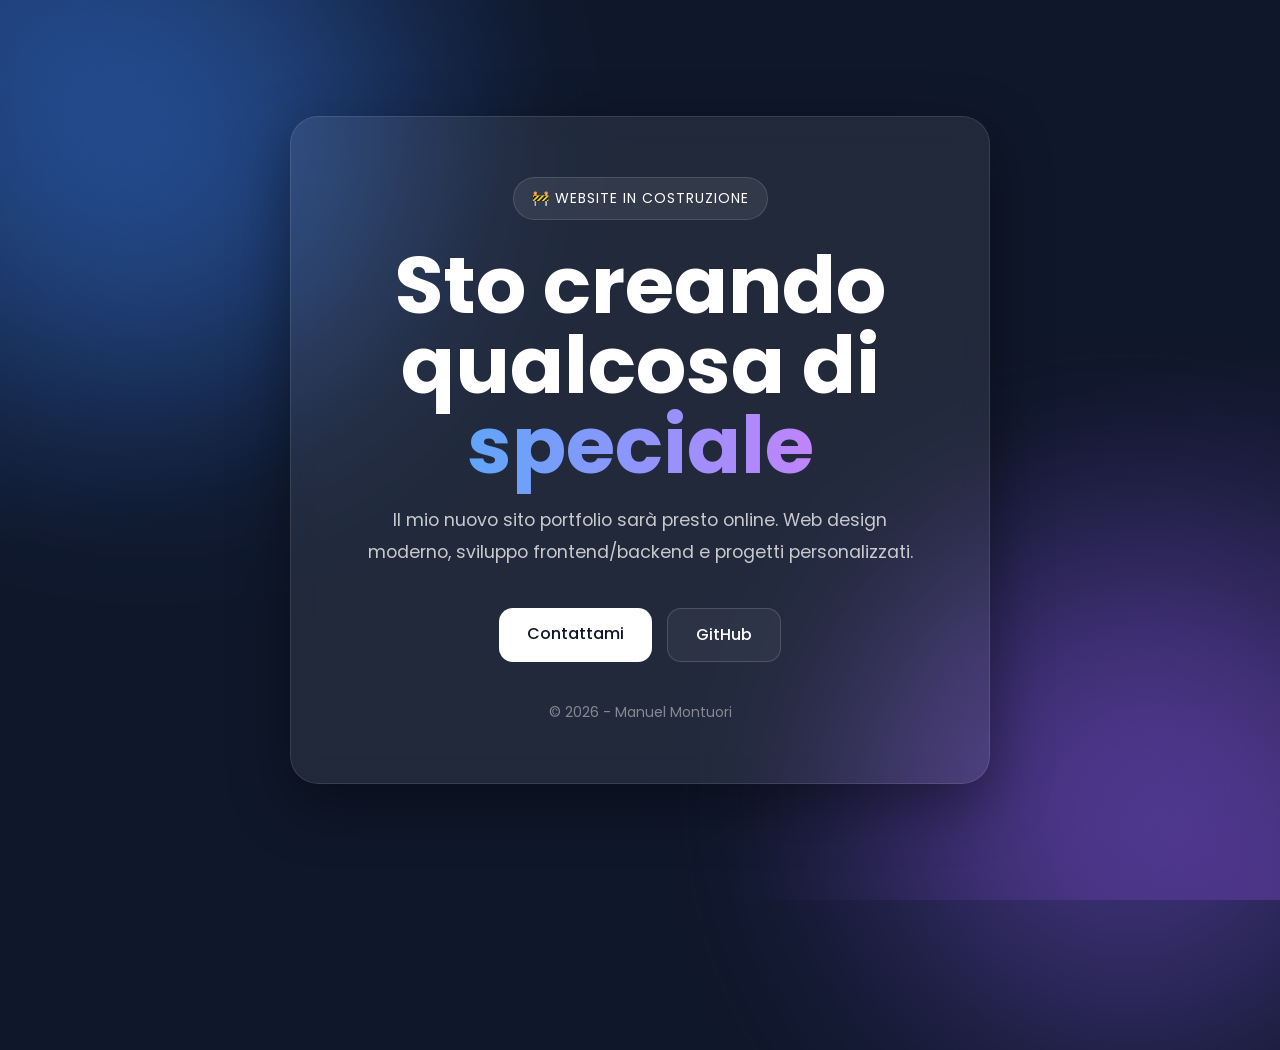
<file: index.html>
<!DOCTYPE html>
<html lang="it">

<head>
  <meta charset="UTF-8" />
  <meta name="viewport" content="width=device-width, initial-scale=1.0" />

  <title>Sito in costruzione</title>

  <!-- Font -->
  <link rel="preconnect" href="https://fonts.googleapis.com">
  <link rel="preconnect" href="https://fonts.gstatic.com" crossorigin>
  <link
    href="https://fonts.googleapis.com/css2?family=Poppins:wght@300;400;500;600;700&display=swap"
    rel="stylesheet">

  <!-- Bootstrap -->
  <link
    href="https://cdn.jsdelivr.net/npm/bootstrap@5.3.8/dist/css/bootstrap.min.css"
    rel="stylesheet">

  <style>
    * {
      margin: 0;
      padding: 0;
      box-sizing: border-box;
    }

    body {
      font-family: "Poppins", sans-serif;
      background: #0f172a;
      color: white;
      overflow: hidden;
    }

    .background {
      position: absolute;
      width: 100%;
      height: 100%;
      background:
        radial-gradient(circle at top left, rgba(59, 130, 246, 0.25), transparent 35%),
        radial-gradient(circle at bottom right, rgba(168, 85, 247, 0.25), transparent 35%),
        #0f172a;
      z-index: -2;
    }

    .blur {
      position: absolute;
      width: 500px;
      height: 500px;
      border-radius: 50%;
      filter: blur(120px);
      opacity: 0.4;
      animation: move 10s infinite alternate ease-in-out;
    }

    .blur.one {
      background: #3b82f6;
      top: -100px;
      left: -100px;
    }

    .blur.two {
      background: #8b5cf6;
      bottom: -150px;
      right: -100px;
    }

    @keyframes move {
      from {
        transform: translateY(0px) translateX(0px);
      }

      to {
        transform: translateY(40px) translateX(30px);
      }
    }

    .container-box {
      min-height: 100vh;
      display: flex;
      align-items: center;
      justify-content: center;
      padding: 20px;
    }

    .glass-card {
      background: rgba(255, 255, 255, 0.08);
      backdrop-filter: blur(14px);
      border: 1px solid rgba(255, 255, 255, 0.1);
      border-radius: 28px;
      padding: 60px 40px;
      max-width: 700px;
      width: 100%;
      text-align: center;
      box-shadow: 0 20px 60px rgba(0, 0, 0, 0.4);
    }

    .badge-custom {
      display: inline-block;
      padding: 10px 18px;
      border-radius: 999px;
      background: rgba(255, 255, 255, 0.08);
      border: 1px solid rgba(255, 255, 255, 0.12);
      font-size: 14px;
      margin-bottom: 25px;
      letter-spacing: 1px;
      text-transform: uppercase;
    }

    h1 {
      font-size: clamp(3rem, 7vw, 5rem);
      font-weight: 700;
      line-height: 1;
      margin-bottom: 20px;
    }

    .gradient-text {
      background: linear-gradient(90deg, #60a5fa, #c084fc);
      -webkit-background-clip: text;
      -webkit-text-fill-color: transparent;
    }

    p {
      color: rgba(255, 255, 255, 0.75);
      font-size: 1.1rem;
      line-height: 1.8;
      max-width: 550px;
      margin: auto;
    }

    .buttons {
      margin-top: 40px;
      display: flex;
      justify-content: center;
      gap: 15px;
      flex-wrap: wrap;
    }

    .btn-custom {
      padding: 14px 28px;
      border-radius: 14px;
      text-decoration: none;
      font-weight: 500;
      transition: 0.3s ease;
    }

    .btn-primary-custom {
      background: white;
      color: #0f172a;
    }

    .btn-primary-custom:hover {
      transform: translateY(-3px);
      background: #f1f5f9;
    }

    .btn-outline-custom {
      border: 1px solid rgba(255, 255, 255, 0.15);
      color: white;
      background: rgba(255, 255, 255, 0.05);
    }

    .btn-outline-custom:hover {
      transform: translateY(-3px);
      background: rgba(255, 255, 255, 0.1);
    }

    .footer-text {
      margin-top: 40px;
      font-size: 14px;
      color: rgba(255, 255, 255, 0.45);
    }

    @media(max-width: 768px) {
      .glass-card {
        padding: 40px 25px;
      }

      p {
        font-size: 1rem;
      }
    }
  </style>
</head>

<body>

  <div class="background"></div>

  <div class="blur one"></div>
  <div class="blur two"></div>

  <div class="container-box">

    <div class="glass-card">

      <div class="badge-custom">
        🚧 Website in costruzione
      </div>

      <h1>
        Sto creando qualcosa di
        <span class="gradient-text">speciale</span>
      </h1>

      <p>
        Il mio nuovo sito portfolio sarà presto online.
        Web design moderno, sviluppo frontend/backend e progetti personalizzati.
      </p>

      <div class="buttons">

        <a href="mailto:mmontuori@live.it"
          class="btn-custom btn-primary-custom">
          Contattami
        </a>

        <a href="https://github.com/ManuelMontuori"
          target="_blank"
          class="btn-custom btn-outline-custom">
          GitHub
        </a>

      </div>

      <div class="footer-text">
        © 2026 - Manuel Montuori
      </div>

    </div>

  </div>

</body>

</html>
</file>
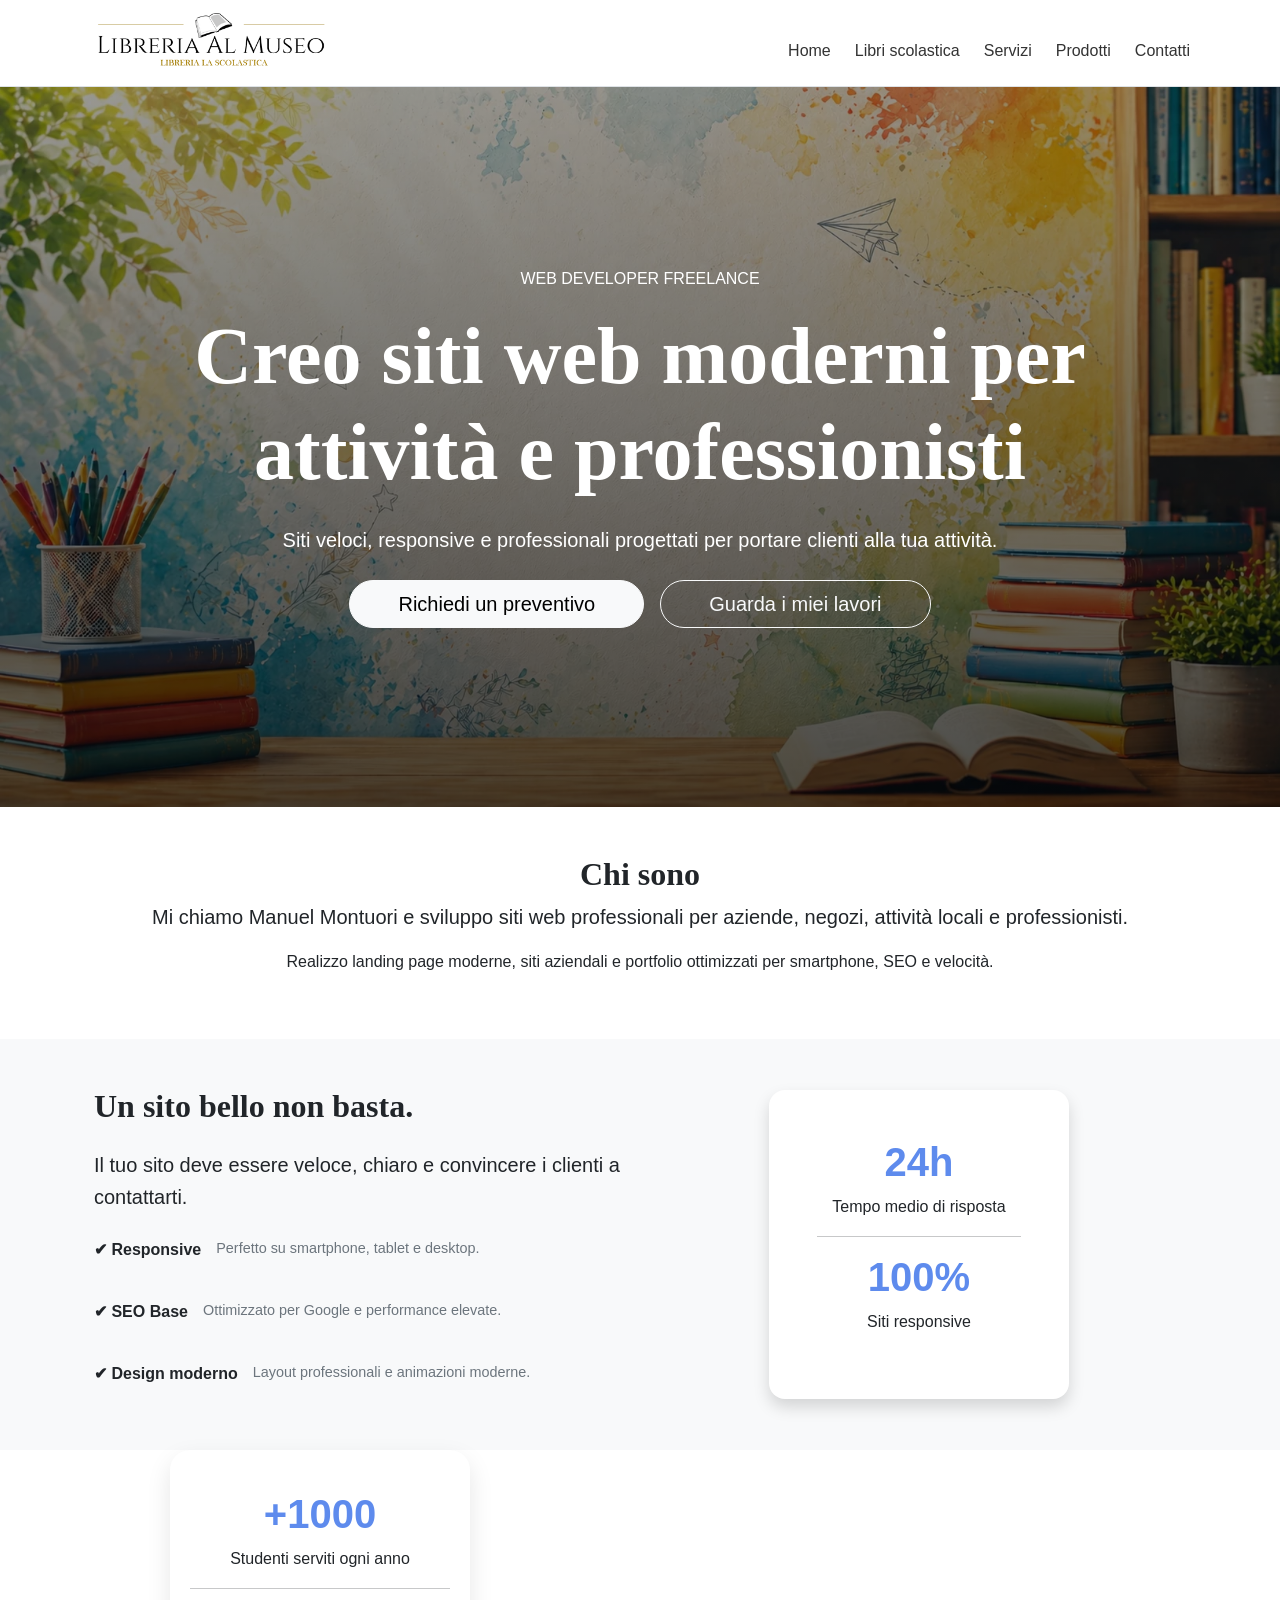
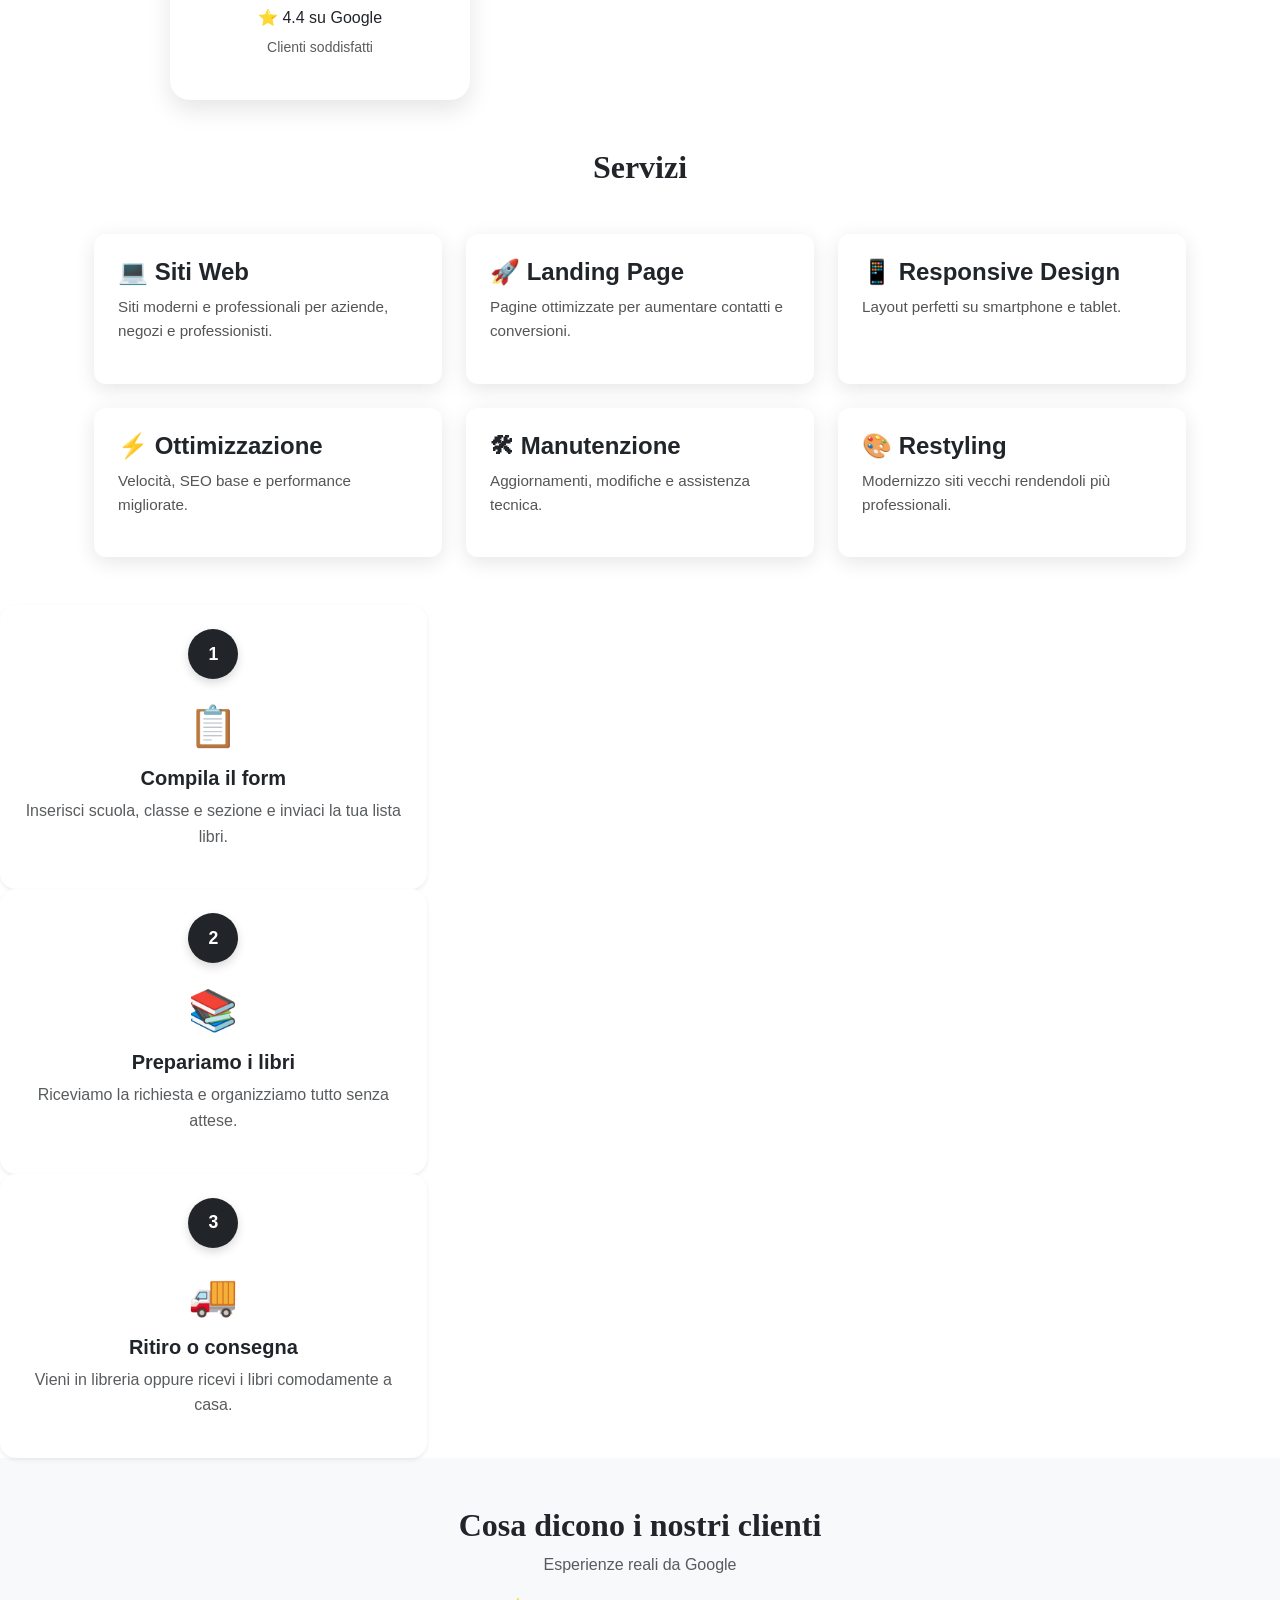
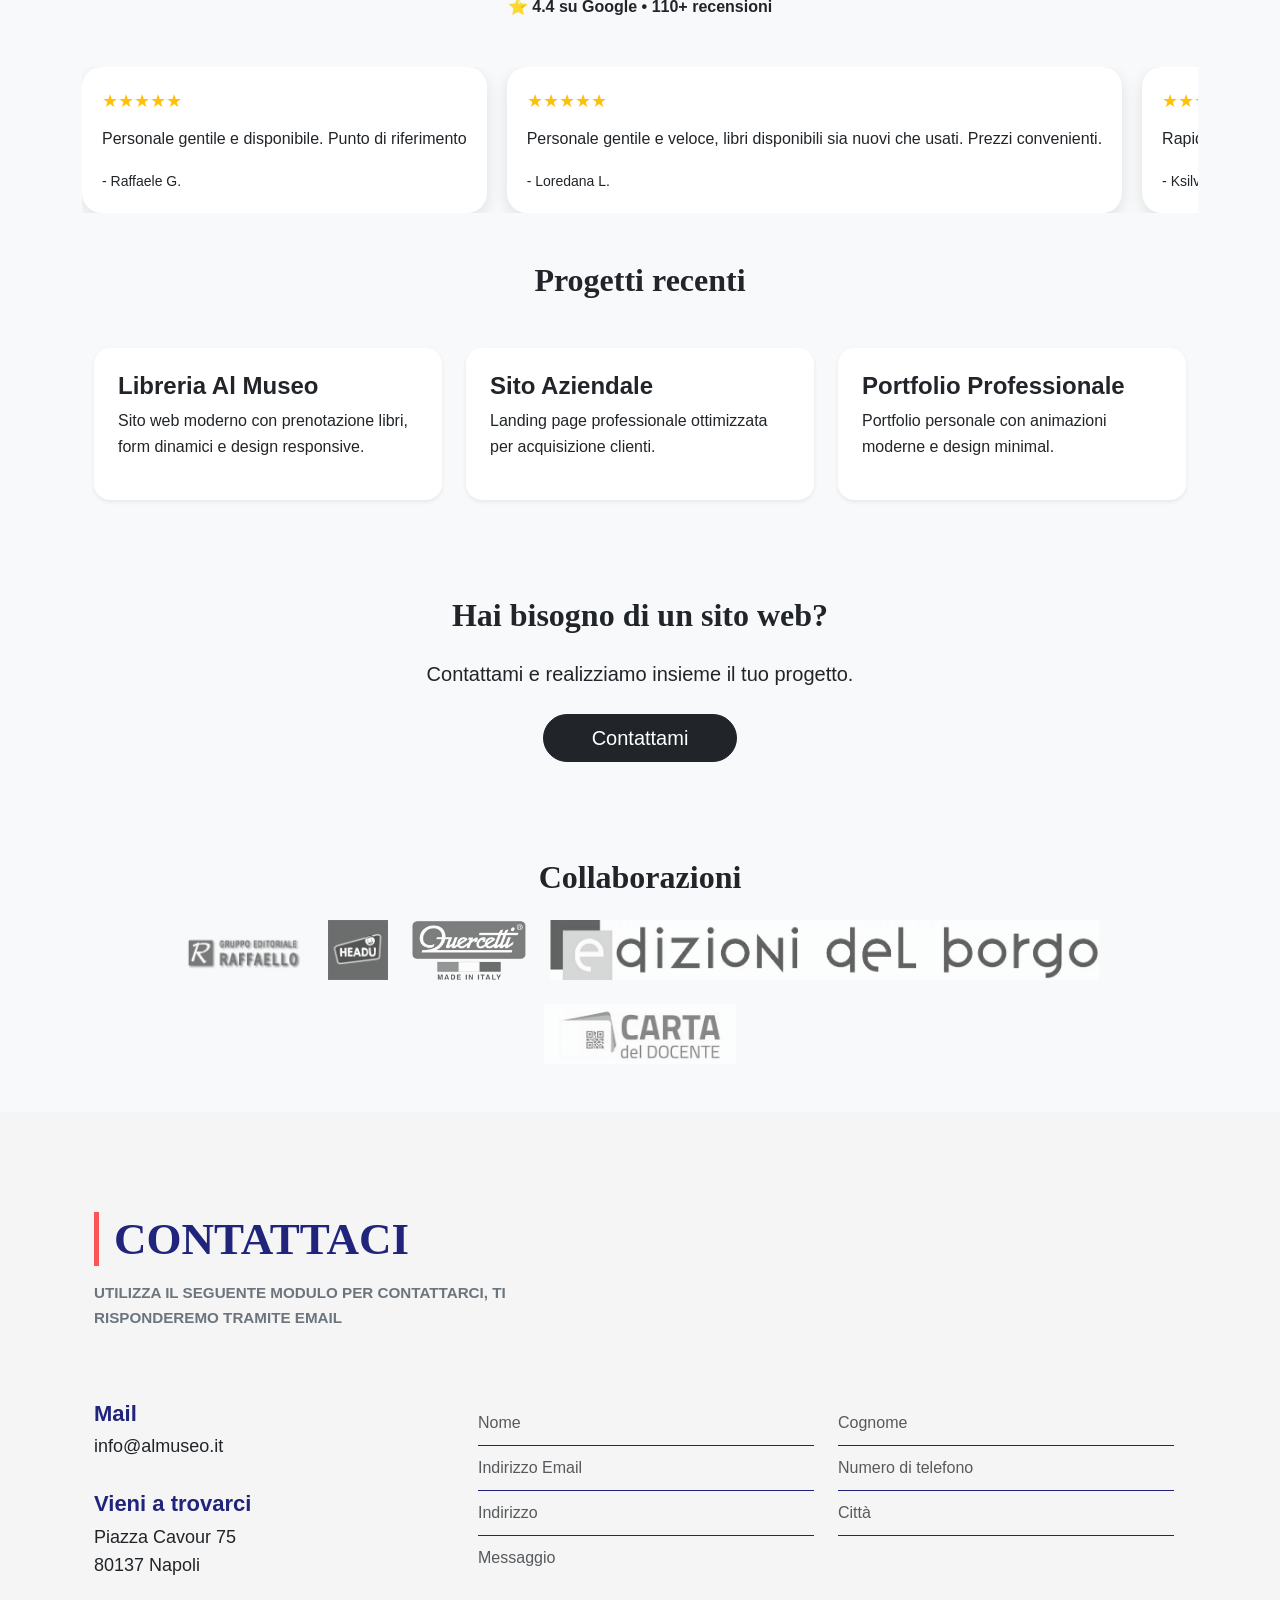
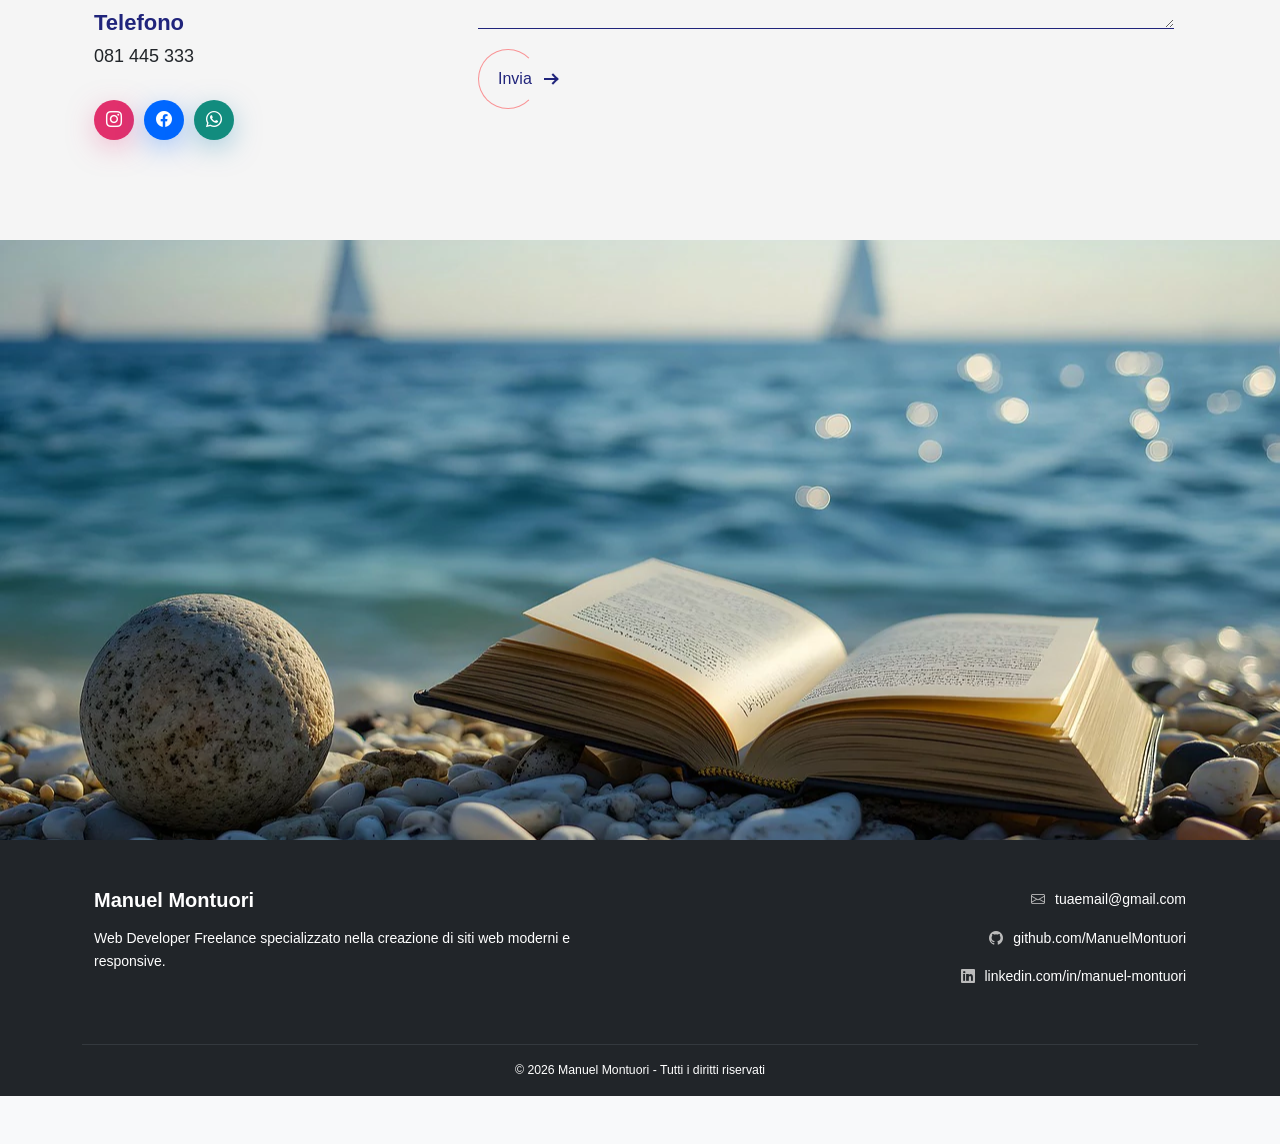
<file: indexDEV.html>
<!DOCTYPE html>
<html lang="it">

<head>

  <meta charset="UTF-8">
  <meta name="viewport" content="width=device-width, initial-scale=1">
  <meta name="description" content="Sviluppo siti web moderni, veloci e responsive per aziende, professionisti e attività locali.">  <meta property="og:title" content="Libreria Al Museo">
  <meta property="og:description" content="Sviluppo siti web moderni.">
  <meta property="og:type" content="website">
  <link rel="icon" type="image/png" href="img/favicon.png">
<title>Manuel Montuori | Web Developer</title>

  <!-- Bootstrap -->
  <link href="https://cdn.jsdelivr.net/npm/bootstrap@5.3.8/dist/css/bootstrap.min.css" rel="stylesheet"
    integrity="sha384-sRIl4kxILFvY47J16cr9ZwB07vP4J8+LH7qKQnuqkuIAvNWLzeN8tE5YBujZqJLB" crossorigin="anonymous">

  <link rel="stylesheet" href="https://cdn.jsdelivr.net/npm/bootstrap-icons@1.11.3/font/bootstrap-icons.min.css">
  <!-- CSS tuo -->
  <link rel="stylesheet" href="style.css">

  <!-- Font Google -->
  <!-- HEAD -->
  <link href="https://fonts.googleapis.com/css2?family=Poppins:wght@300;400;600&display=swap" rel="stylesheet">
</head>

<body>

  <!-- NAVBAR -->
  <nav class="navbar navbar-expand-lg navbar-light bg-white border-bottom">
    <div class="container">
      <a class="navbar-brand" href="#">
        <img src="img/logo.webp" alt="Bootstrap" height="60">
      </a>

      <button class="navbar-toggler" type="button" data-bs-toggle="collapse" data-bs-target="#menu">
        <span class="navbar-toggler-icon"></span>
      </button>

      <div class="collapse navbar-collapse" id="menu">
        <ul class="navbar-nav ms-auto align-items-lg-center align-items-end gap-2 mt-3">
          <li class="nav-item"><a class="nav-link" href="#home">Home</a></li>
          <li class="nav-item"><a class="nav-link" href="#campagna-scolastica">Libri scolastica</a></li>
          <li class="nav-item"><a class="nav-link" href="#servizi">Servizi</a></li>
          <li class="nav-item"><a class="nav-link" href="#prodotti">Prodotti</a></li>
          <li class="nav-item"><a class="nav-link" href="#contatti">Contatti</a></li>
        </ul>
      </div>
    </div>
  </nav>

  <!-- HERO -->
  <!-- HERO -->
<section class="hero d-flex align-items-center justify-content-center text-white text-center" id="home">
  <div class="container">

    <p class="text-uppercase mb-3">Web Developer Freelance</p>

    <h1 class="display-1 fw-bold">
      Creo siti web moderni
      per attività e professionisti
    </h1>

    <p class="lead mt-4 mb-4">
      Siti veloci, responsive e professionali progettati per portare clienti alla tua attività.
    </p>

    <div class="d-flex gap-3 justify-content-center flex-wrap">
      <a href="#contatti" class="btn btn-light btn-lg rounded-pill px-5">
        Richiedi un preventivo
      </a>

      <a href="#progetti" class="btn btn-outline-light btn-lg rounded-pill px-5">
        Guarda i miei lavori
      </a>
    </div>

  </div>
</section>

  <!-- INTRO -->
  <section class="py-5">
  <div class="container text-center">

    <h2>Chi sono</h2>

    <p class="lead">
      Mi chiamo Manuel Montuori e sviluppo siti web professionali per aziende,
      negozi, attività locali e professionisti.
    </p>

    <p>
      Realizzo landing page moderne, siti aziendali e portfolio ottimizzati
      per smartphone, SEO e velocità.
    </p>

  </div>
</section>


<!-- Perche sceglierci -->
<section class="py-5 bg-light">
  <div class="container">

    <div class="row align-items-center">

      <div class="col-md-6">

        <h2 class="fw-bold mb-4">
          Un sito bello non basta.
        </h2>

        <p class="lead mb-4">
          Il tuo sito deve essere veloce, chiaro e convincere i clienti a contattarti.
        </p>

        <div class="feature-list">

          <div class="feature-item mb-3">
            <strong>✔ Responsive</strong>
            <p>Perfetto su smartphone, tablet e desktop.</p>
          </div>

          <div class="feature-item mb-3">
            <strong>✔ SEO Base</strong>
            <p>Ottimizzato per Google e performance elevate.</p>
          </div>

          <div class="feature-item mb-3">
            <strong>✔ Design moderno</strong>
            <p>Layout professionali e animazioni moderne.</p>
          </div>

        </div>

      </div>

      <div class="col-md-6 text-center">

        <div class="highlight-box p-5 shadow rounded-4 bg-white">

          <h3 class="display-4 fw-bold">24h</h3>
          <p>Tempo medio di risposta</p>

          <hr>

          <h3 class="display-4 fw-bold">100%</h3>
          <p>Siti responsive</p>

        </div>

      </div>

    </div>

  </div>
</section>

      <!-- BLOCCO EVIDENTE (impatto visivo) -->
      <div class="col-md-6 text-center">
        <div class="highlight-box">
          <h3 class="fw-bold">+1000</h3>
          <p>Studenti serviti ogni anno</p>

          <hr>

          <p class="mb-1">⭐ 4.4 su Google</p>
          <small class="text-muted">Clienti soddisfatti</small>
        </div>
      </div>

    </div>

  </div>
</section>


  <!-- SERVIZI -->
  <section class="py-5" id="servizi">
  <div class="container">

    <h2 class="text-center mb-5">Servizi</h2>

    <div class="row g-4">

      <div class="col-md-4">
        <div class="custom-card p-4 h-100">
          <h4>💻 Siti Web</h4>
          <p>
            Siti moderni e professionali per aziende,
            negozi e professionisti.
          </p>
        </div>
      </div>

      <div class="col-md-4">
        <div class="custom-card p-4 h-100">
          <h4>🚀 Landing Page</h4>
          <p>
            Pagine ottimizzate per aumentare contatti e conversioni.
          </p>
        </div>
      </div>

      <div class="col-md-4">
        <div class="custom-card p-4 h-100">
          <h4>📱 Responsive Design</h4>
          <p>
            Layout perfetti su smartphone e tablet.
          </p>
        </div>
      </div>

      <div class="col-md-4">
        <div class="custom-card p-4 h-100">
          <h4>⚡ Ottimizzazione</h4>
          <p>
            Velocità, SEO base e performance migliorate.
          </p>
        </div>
      </div>

      <div class="col-md-4">
        <div class="custom-card p-4 h-100">
          <h4>🛠 Manutenzione</h4>
          <p>
            Aggiornamenti, modifiche e assistenza tecnica.
          </p>
        </div>
      </div>

      <div class="col-md-4">
        <div class="custom-card p-4 h-100">
          <h4>🎨 Restyling</h4>
          <p>
            Modernizzo siti vecchi rendendoli più professionali.
          </p>
        </div>
      </div>

    </div>

  </div>
</section>
  <!-- STEP 1 -->
  <div class="col-md-4">
    <div class="step-card p-4 shadow-sm bg-white rounded-4 text-center h-100">
      
      <div class="step-circle">1</div>

      <div class="fs-1 mb-2">📋</div>
      <h5>Compila il form</h5>
      <p class="text-muted">
        Inserisci scuola, classe e sezione e inviaci la tua lista libri.
      </p>
    </div>
  </div>

  <!-- STEP 2 -->
  <div class="col-md-4">
    <div class="step-card p-4 shadow-sm bg-white rounded-4 text-center h-100">
      
      <div class="step-circle">2</div>

      <div class="fs-1 mb-2">📚</div>
      <h5>Prepariamo i libri</h5>
      <p class="text-muted">
        Riceviamo la richiesta e organizziamo tutto senza attese.
      </p>
    </div>
  </div>

  <!-- STEP 3 -->
  <div class="col-md-4">
    <div class="step-card p-4 shadow-sm bg-white rounded-4 text-center h-100">
      
      <div class="step-circle">3</div>

      <div class="fs-1 mb-2">🚚</div>
      <h5>Ritiro o consegna</h5>
      <p class="text-muted">
        Vieni in libreria oppure ricevi i libri comodamente a casa.
      </p>
    </div>
  </div>

</div>  
<section class="py-5 bg-light">
  <div class="container text-center">

    <h2 class="fw-bold mb-2">Cosa dicono i nostri clienti</h2>
    <p class="text-muted mb-3">Esperienze reali da Google</p>

    <p class="fw-semibold mb-5">
      ⭐ 4.4 su Google • 110+ recensioni
    </p>

    <div class="review-wrapper">
      <div class="review-track">

        <div class="review-card">
          <div class="stars">★★★★★</div>
          <p>Personale gentile e disponibile. Punto di riferimento
          </p>
          <small>- Raffaele G.</small>
        </div>
        <div class="review-card">
          <div class="stars">★★★★★</div>
          <p>Personale gentile e veloce, libri disponibili sia nuovi che usati. Prezzi convenienti.</p>
          <small>- Loredana L.</small>
        </div>

        <div class="review-card">
          <div class="stars">★★★★★</div>
          <p>Rapidi cordiali e professionali! sicuramente tornerò da voi ❤️</p>
          <small>- Ksilver</small>
        </div>

        <div class="review-card">
          <div class="stars">★★★★★</div>
          <p>Velocissimi nella prenotazione libri da cedole. Cortesi.</p>
          <small>- Paola N.</small>
        </div>

        <div class="review-card">
          <div class="stars">★★★★★</div>
          <p>Personale gentile e disponibile. Punto di riferimento
          </p>
          <small>- Raffaele G.</small>
        </div>
        <div class="review-card">
          <div class="stars">★★★★★</div>
          <p>Personale gentile e veloce, libri disponibili sia nuovi che usati. Prezzi convenienti.</p>
          <small>- Loredana L.</small>
        </div>

        <div class="review-card">
          <div class="stars">★★★★★</div>
          <p>Rapidi cordiali e professionali! sicuramente tornerò da voi ❤️</p>
          <small>- Ksilver</small>
        </div>

        <div class="review-card">
          <div class="stars">★★★★★</div>
          <p>Velocissimi nella prenotazione libri da cedole. Cortesi.</p>
          <small>- Paola N.</small>
        </div>

      </div>
    </div>


  </div>


  <section class="py-5 bg-light" id="progetti">
  <div class="container">

    <h2 class="text-center mb-5">Progetti recenti</h2>

    <div class="row g-4">

      <div class="col-md-4">
        <div class="project-card p-4 bg-white shadow-sm rounded-4 h-100">
          <h4>Libreria Al Museo</h4>
          <p>
            Sito web moderno con prenotazione libri,
            form dinamici e design responsive.
          </p>
        </div>
      </div>

      <div class="col-md-4">
        <div class="project-card p-4 bg-white shadow-sm rounded-4 h-100">
          <h4>Sito Aziendale</h4>
          <p>
            Landing page professionale ottimizzata
            per acquisizione clienti.
          </p>
        </div>
      </div>

      <div class="col-md-4">
        <div class="project-card p-4 bg-white shadow-sm rounded-4 h-100">
          <h4>Portfolio Professionale</h4>
          <p>
            Portfolio personale con animazioni moderne e design minimal.
          </p>
        </div>
      </div>

    </div>

  </div>
</section>

<section class="py-5 text-center">
  <div class="container">

    <h2 class="fw-bold mb-4">
      Hai bisogno di un sito web?
    </h2>

    <p class="lead mb-4">
      Contattami e realizziamo insieme il tuo progetto.
    </p>

    <a href="#contatti" class="btn btn-dark btn-lg rounded-pill px-5">
      Contattami
    </a>

  </div>
</section>



  <!--Collaborazioni -->
  <section class="py-5">
    <div class="container text-center">

      <h2 class="mb-4">Collaborazioni</h2>

      <div class="d-flex flex-wrap justify-content-center align-items-center gap-4">

        <img src="img/raffaello.webp" class="partner-logo" alt="Raffaello editore">
        <img src="img/headu.webp" class="partner-logo" alt="Headu editore">
        <img src="img/quercetti.webp" class="partner-logo" alt="Quercetti editore">
        <img src="img/delBorgo.webp" class="partner-logo" alt="Edizioni Del Borgo">
        <img src="img/cartaDelDocente.webp" class="partner-logo" alt="Carta del docente">

      </div>

    </div>
  </section>


  <!-- CONTATTI -->
<section class="section gray-bg" id="contatti">
    <div class="container">
        <div class="row">
            <div class="col-lg-6">
                <div class="section-title">
                    <h2>Contattaci</h2>
                    <p>Utilizza il seguente modulo per contattarci, ti risponderemo tramite email</p>
                </div>
            </div>
        </div>
        <div class="row flex-row-reverse">
            <div class="col-md-7 col-lg-8 m-15px-tb">
                <div class="contact-form">
                     <form action="mail.php" method="POST" class="contactform contact_form" id="contactForm">
                      <input type="hidden" name="form_type" value="contatti">
                        <div class="empty_notice invalid-feedback p-15px-b"><span>Prego aggiungere campi obbligatori</span></div>
                        <div class="row">
                            <div class="col-md-6">
                                <div class="form-group">
                                    <input id="nome" name="nome" type="text" placeholder="Nome" class="form-control"> 
                                </div>
                            </div>
                            <div class="col-md-6">
                                <div class="form-group">
                                    <input id="cognome" name="cognome" type="text" placeholder="Cognome" class="form-control"> 
                                </div>
                            </div>
                            <div class="col-md-6">
                                <div class="form-group">
                                    <input id="email" name="email" type="text" placeholder="Indirizzo Email" class="form-control" required>  
                                </div>
                            </div>
                            <div class="col-6">
                                <div class="form-group">
                                    <input id="telefono" name="telefono" type="text" placeholder="Numero di telefono" class="form-control"> 
                                </div>
                            </div>
                            <div class="col-6">
                                <div class="form-group">
                                    <input id="indirizzo" name="indirizzo" type="text" placeholder="Indirizzo" class="form-control"> 
                                </div>
                            </div>
                            <div class="col-6">
                                <div class="form-group">
                                    <input id="citta" name="citta" type="text" placeholder="Città" class="form-control"> 
                                </div>
                            </div>
                            
                            <div class="col-md-12">
                                <div class="form-group">
                                    <textarea id="messaggio" name="messaggio" placeholder="Messaggio" class="form-control" rows="3"></textarea> 
                                </div>
                            </div>
                            <div class="col-md-12">
                                <div class="send">
                                    <button type="submit" class="px-btn theme">Invia<i class="arrow"></i></button>
                                </div>
                            </div>
                        </div>
                        <!--  messaggio bootstrap -->
                        <div id="responseMessage" class="col-12 mt-3"></div>
                    </form>
                </div>
            </div>
            <div class="col-md-5 col-lg-4 m-15px-tb">
                <div class="contact-name">
                    <h5>Mail</h5>
                    <p>info@almuseo.it</p>
                </div>
                <div class="contact-name">
                    <h5>Vieni a trovarci</h5>
                    <p>Piazza Cavour 75 <br>80137 Napoli</p>
                </div>
                <div class="contact-name">
                    <h5>Telefono</h5>
                    <p>081 445 333</p>
                </div>
                <div class="social-share nav">
                    <a class="instagram" href="#">
                        <i class="bi bi-instagram"></i>
                    </a>
                    <a class="facebook" href="https://www.facebook.com/librerialmuseo" target="_blank">
                        <i class="bi bi-facebook"></i>
                    </a>
                    <a class="whatsapp" href="https://api.whatsapp.com/send/?phone=393511610788&text&type=phone_number&app_absent=0" target="_blank">
                        <i class="bi bi-whatsapp"></i>
                    </a>
                </div>
            </div>
        </div>
    </div>
</section>


  <section class="parallax-section"></section>

  <!-- FOOTER -->
 <footer class="footer bg-dark text-white pt-5 pb-3">

  <div class="container">

    <div class="row">

      <div class="col-md-6 mb-4">

        <h5>Manuel Montuori</h5>

        <p>
          Web Developer Freelance specializzato
          nella creazione di siti web moderni e responsive.
        </p>

      </div>

      <div class="col-md-6 text-md-end mb-4">

        <p>
          <i class="bi bi-envelope"></i>
          tuaemail@gmail.com
        </p>

        <p>
          <i class="bi bi-github"></i>
          github.com/ManuelMontuori
        </p>

        <p>
          <i class="bi bi-linkedin"></i>
          linkedin.com/in/manuel-montuori
        </p>

      </div>

    </div>

    <hr class="border-secondary">

    <div class="text-center small">
      © 2026 Manuel Montuori - Tutti i diritti riservati
    </div>

  </div>

</footer>



<!-- Form prenotazione -->
<div class="offcanvas offcanvas-end" id="formPanel">
  
  <div class="offcanvas-header">
    <h5 class="fw-bold">Richiesta libri</h5>
    <button class="btn-close" data-bs-dismiss="offcanvas"></button>
  </div>

  <div class="offcanvas-body">
    <form id="prenotazioneForm" action="mail.php" method="POST">
      <input type="hidden" name="form_type" value="prenotazione">

      <!-- DATI PERSONALI -->
      <h6 class="section-title">Dati personali</h6>

      <div class="mb-3">
        <label class="form-label" name="nome">Nome</label>
        <input type="text" class="form-control"required>
      </div>

      <div class="mb-3">
        <label class="form-label">Email</label>
        <input type="email" class="form-control" name="email" required>
      </div>

      <div class="mb-3">
        <label class="form-label">Telefono</label>
        <input type="tel" class="form-control" name="telefono" required>
      </div>

      <!-- SCUOLA -->
      <h6 class="section-title mt-4">Dati scuola</h6>

      <div class="mb-3">
        <label class="form-label">Istituto</label>
        <input type="text" class="form-control" name="istituto" placeholder="Nome scuola">
      </div>

      <div class="mb-3">
        <label class="form-label">Classe e sezione</label>
        <input type="text" class="form-control" name="classe" placeholder="Es. 2A">
      </div>

      <div class="mb-3">
        <label class="form-label">Località istituto</label>
        <input type="text" class="form-control" name="localita" placeholder="Es. Napoli">
      </div>

      <!-- MESSAGGIO -->
      <h6 class="section-title mt-4">Richiesta</h6>

      <div class="mb-3">
        <label class="form-label">Messaggio</label>
        <textarea class="form-control" name="messaggio" rows="4" placeholder="Scrivi qui la lista dei libri o altre informazioni..." required></textarea>
      </div>

      <!-- SPEDIZIONE -->
      <div class="form-check mb-3">
        <input class="form-check-input" name="spedizione" type="checkbox" id="spedizioneCheck">
        <label class="form-check-label" for="spedizioneCheck">
          Spedizione a casa
        </label>
      </div>

      <!-- INDIRIZZO -->
      <div id="indirizzoContainer" class="mb-3">
        <label class="form-label">Indirizzo di spedizione</label>
        <input type="text" class="form-control" name="indirizzo" placeholder="Via, città, CAP">
      </div>

      <!-- SUBMIT -->
      <button class="btn btn-dark w-100 btn-costumer mt-3">
        Invia richiesta
      </button>

      <!--  messaggio bootstrap -->
      <div id="responsePrenotazione" class="col-12 mt-3"></div>

    </form>
  </div>
</div>


  <a href="#" id="scrollTopBtn" aria-label="Torna in cima">
    <i class="bi bi-arrow-up"></i>
  </a>

  <script>
    const btn = document.getElementById("scrollTopBtn");

    window.addEventListener("scroll", () => {
      if (window.scrollY > 300) {
        btn.classList.add("show");
      } else {
        btn.classList.remove("show");
      }
    });

    btn.addEventListener("click", (e) => {
      e.preventDefault();
      window.scrollTo({
        top: 0,
        behavior: "smooth"
      });
    });
  </script>


<!-- form prenotazione libri -->
  <script>
  const check = document.getElementById("spedizioneCheck");
  const indirizzo = document.getElementById("indirizzoContainer");

  check.addEventListener("change", function () {
    indirizzo.classList.toggle("show", this.checked);
  });
</script>

<!-- risposta messaggio form comune -->
<script>
function handleForm(formId, responseId) {
  const form = document.getElementById(formId);
  const msg = document.getElementById(responseId);

  if (!form) return; // sicurezza

  form.addEventListener("submit", function(e) {
    e.preventDefault();

    const formData = new FormData(form);

    msg.innerHTML = "<div class='alert alert-info'>Invio in corso...</div>";

    fetch("mail.php", {
      method: "POST",
      body: formData
    })
    .then(response => response.text())
    .then(data => {
      if (data.trim() === "OK") {
        msg.innerHTML = "<div class='alert alert-success'>✅ Messaggio inviato con successo!</div>";
        form.reset();
      } else {
        msg.innerHTML = "<div class='alert alert-danger'>❌ " + data + "</div>";
      }
    })
    .catch(() => {
      msg.innerHTML = "<div class='alert alert-danger'>Errore di connessione</div>";
    });
  });
}

// ✅ Attiva su entrambi
handleForm("contactForm", "responseMessage");
handleForm("prenotazioneForm", "responsePrenotazione");
</script>


  <!-- Bootstrap JS -->
  <script src="https://cdn.jsdelivr.net/npm/bootstrap@5.3.2/dist/js/bootstrap.bundle.min.js"></script>

</body>

</html>
</file>
<file: style.css>
body {
  font-family: 'Open Sans', sans-serif;
  line-height: 1.6;
}

h1, h2 {
  font-family: 'Playflair Display', serif;
  font-weight: 600;
}

h3, h4, h5 {
  font-family: 'Open Sans', sans-serif;
  font-weight: 600;
}


::selection {
  background-color: #5e8bed;
  color: white;
}

.hero h1::selection,
.hero h2::selection, 
.hero p::selection, 
.hero a::selection,
.hero i::selection {
  background-color: rgb(172, 128, 88);
  color: black;
}


.hero {
  min-height: 80vh;
  background: linear-gradient(
                rgba(0,0,0,0.4),
                rgba(0,0,0,0.7)
              ),
              url('img/provaHero.webp') center/cover no-repeat;
}
/* CARD BASE */
.custom-card {
  background: white;
  border-radius: 12px;
  overflow: hidden;
  display: flex;
  flex-direction: column;
  transition: 0.3s ease;
  box-shadow: 0 5px 20px rgba(0,0,0,0.1);

}

/* HOVER EFFETTO MODERNO */
.custom-card:hover {
  transform: translateY(-8px);
  box-shadow: 0 10px 25px rgba(0,0,0,0.15);
}

/* IMMAGINE */
.card-img {
  height: 220px;
  overflow: hidden;
}

.card-img img {
  width: 100%;
  height: 100%;
  object-fit: cover;
  transition: transform 0.5s ease;
}

/* ZOOM IMAGE ON HOVER */
.custom-card:hover img {
  transform: scale(1.1);
}

/* TESTO */
.custom-card .card-body {
  padding: 20px;
  text-align: center;
}

.custom-card h5 {
  font-size: 1.3rem;
  margin-bottom: 10px;
  font-weight: bold;
}

.custom-card p {
  font-size: 0.95rem;
  color: #555;
}

/* le colonne diventano flex container */
.col-md-4.d-flex {
  display: flex;
}



/* corpo che riempie lo spazio */
.custom-card .card-body {
  flex: 1;
  display: flex;
  flex-direction: column;
  justify-content: center;
}

/* link base */
.navbar .nav-link {
  color: #333;
  font-weight: 500;
  padding: 8px 14px;
  border-radius: 8px;
  transition: all 0.25s ease;
}

/* hover elegante */
.navbar .nav-link:hover {
  background: #5e8bed;
  color: white;
  box-shadow: 0 3px 10px rgba(0,0,0,0.08);
  transform: translateY(-1px);
}

.btn-costumer {
  transition: all 0.25s ease;
  border-radius: 8px;
  background-color: #5e8bed;
}

.btn-costumer:hover {
  transform: scale(1.05);
  background-color: #326ded;
  color: #fff;
  box-shadow: 0 5px 15px rgba(0,0,0,0.2);
}



.step-card {
  position: relative;
  transition: all 0.25s ease;
}

.step-card:hover {
  transform: translateY(-6px);
}

/* Cerchio numero */
.step-circle {
  width: 50px;
  height: 50px;
  background-color: #212529; /* colore bootstrap dark */
  color: #fff;
  border-radius: 50%;
  display: flex;
  align-items: center;
  justify-content: center;
  font-weight: 600;
  margin: 0 auto 15px;
  font-size: 1.1rem;
  box-shadow: 0 4px 10px rgba(0,0,0,0.15);
}




.product-card {
  transition: all 0.3s ease;
  background: white;
}

.product-card:hover {
  transform: translateY(-5px);
  box-shadow: 0 10px 25px rgba(0,0,0,0.1);
}

.partner-logo {
  height: 60px;
  width: auto;
  object-fit: contain;
  filter: grayscale(100%);
  opacity: 0.7;
  transition: all 0.3s ease;
}

.partner-logo:hover {
  filter: grayscale(0%);
  opacity: 1;
  transform: scale(1.05);
}


.form-contatti-home {
  background: #2c3e50;
  color: #ecf0f1;
  border-top-left-radius: 85px;
  border-top-right-radius: 10px;
  border-bottom-left-radius: 10px;
  border-bottom-right-radius: 30px;
  margin-bottom: 10px;
  padding: 25px;
  }

.form-contatti-home label {
  color: #bdc3c7;
}


.form-contatti-home input,
.form-contatti-home textarea {
  background: #34495e;
  color: #ecf0f1;
  border: 1px solid #7f8c8d;
}
.form-contatti-home .form-select {
  background-color: #34495e !important;
  color: #ecf0f1 !important;
  border: 1px solid #7f8c8d;
}

.form-contatti-home input::-webkit-input-placeholder,
.form-contatti-home textarea::-webkit-input-placeholder {
  color:rgba(255, 255, 255, 0.8);
}

.form-contatti-home input::-moz-placeholder,
.form-contatti-home textarea::-moz-placeholder {
  color: rgba(255, 255, 255, 0.8);
  opacity: 1;
}

.form-contatti-home input:-ms-input-placeholder,
.form-contatti-home textarea:-ms-input-placeholder {
  color: rgba(255, 255, 255, 0.8);
}

.form-contatti-home input::placeholder,
.form-contatti-home textarea::placeholder {
  color: rgba(255, 255, 255, 0.8);
  opacity: 1;
}



/* Form prenotazione libri */
/* Titoli sezioni */
.section-title {
  font-weight: 600;
  font-size: 0.95rem;
  color: #6c757d;
  text-transform: uppercase;
  margin-bottom: 10px;
}

/* Input più morbidi */
.form-control {
  border-radius: 10px;
  padding: 10px 12px;
}

/* Animazione indirizzo */
#indirizzoContainer {
  max-height: 0;
  overflow: hidden;
  opacity: 0;
  transition: all 0.3s ease;
}

#indirizzoContainer.show {
  max-height: 120px;
  opacity: 1;
}

/* Focus più elegante */
.form-control:focus {
  box-shadow: 0 0 0 0.2rem rgba(0,0,0,0.1);
  border-color: #212529;
}
 



.custom-card {
  border-radius: 12px;
  overflow: hidden;
  background: white;
  display: flex;
  flex-direction: column;
  transition: 0.3s ease;
}


.parallax-section {
  height: 600px;
  background-image: url("img/finale.webp");
  background-size: cover;
  background-position: center;
  transition: transform 0.3s ease;
}

.prenotazione-sfondo {
  background-image: url("img/serviziBackground1.webp");

  background-position: center;
  background-repeat: no-repeat;
  background-size: cover;

  min-height: 50vh;
  width: 100%;
}
@media (min-width: 1025px) {
  .parallax-section,
  .prenotazione-sfondo {
    background-attachment: fixed;
  }
}
@media (max-width: 1366px) {
  .prenotazione-sfondo,
  .parallax-section {
    background-attachment: scroll !important;
  }
}
/* 1. Blocca lo scroll orizzontale su tutto il sito */
html, body {
  overflow-x: hidden;
  width: 100%;
  margin: 0;
  padding: 0;
}

/* 2. Sistema le Row di Bootstrap che spesso creano la fascia bianca */
.row {
  margin-right: 0 !important;
  margin-left: 0 !important;
}


.footer {
  font-size: 14px;
}

.footer h5 {
  margin-bottom: 15px;
}

.footer i {
  margin-right: 6px;
  color: #bbb;
}

.footer-item {
  margin-bottom: 0.25rem;
}

.footer a {
  color: inherit;
  text-decoration: none;
  display: inline-flex;
  align-items: center;
  transition: transform 0.2s ease, opacity 0.2s ease;
}

.footer a:hover {
  transform: scale(1.06);
  opacity: 0.85;
}


#scrollTopBtn {
  position: fixed;
  bottom: 20px;
  right: 40px;

  width: 45px;
  height: 45px;
  border-radius: 50%;

  background: #2c3e50;
  color: white;

  display: flex;
  align-items: center;
  justify-content: center;

  text-decoration: none;

  opacity: 0;
  visibility: hidden;
  transform: translateY(20px);

  transition: all 0.3s ease;
  z-index: 9999;
}

#scrollTopBtn.show {
  opacity: 1;
  visibility: visible;
  transform: translateY(0);
}

#scrollTopBtn:hover {
  transform: scale(1.1);
}







/* inizio prova nuovo form contatti */

.section {
    padding: 100px 0;
    position: relative;
}

.gray-bg {
    background-color: #f5f5f5;
}
/* Contact Us
---------------------*/
.contact-name {
  margin-bottom: 30px;
}
.contact-name h5 {
  font-size: 22px;
  color: #20247b;
  margin-bottom: 5px;
  font-weight: 600;
}
.contact-name p {
  font-size: 18px;
  margin: 0;
}

.social-share a {
  width: 40px;
  height: 40px;
  line-height: 40px;
  border-radius: 50%;
  color: #ffffff;
  text-align: center;
  margin-right: 10px;
}
.social-share .instagram {
  box-shadow: 0 8px 30px -4px rgba(234, 76, 137, 0.5);
  background-color: #E1306C ;
}
.social-share .facebook {
  box-shadow: 0 8px 30px -4px rgba(0, 103, 255, 0.5);
  background-color: #0067ff;
}
.social-share .whatsapp {
  box-shadow: 0 8px 30px -4px rgba(1, 119, 172, 0.5);
  background-color: #128C7E;
}

.contact-form .form-control {
  border: none;
  border-bottom: 1px solid #20247b;
  background: transparent;
  border-radius: 0;
  padding-left: 0;
  box-shadow: none !important;
}
.contact-form .form-control:focus {
  border-bottom: 1px solid #fc5356;
}
.contact-form .form-control.invalid {
  border-bottom: 1px solid #ff0000;
}
.contact-form .send {
  margin-top: 20px;
}
@media (max-width: 767px) {
  .contact-form .send {
    margin-bottom: 20px;
  }
}

.section-title h2 {
    font-weight: 700;
    color: #20247b;
    font-size: 45px;
    margin: 0 0 15px;
    border-left: 5px solid #fc5356;
    padding-left: 15px;
}
.section-title {
    padding-bottom: 45px;
}
.contact-form .send {
    margin-top: 20px;
}
.px-btn {
    padding: 0 50px 0 20px;
    line-height: 60px;
    position: relative;
    display: inline-block;
    color: #20247b;
    background: none;
    border: none;
}
.px-btn:before {
    content: "";
    position: absolute;
    top: 0;
    left: 0;
    display: block;
    border-radius: 30px;
    background: transparent;
    border: 1px solid rgba(252, 83, 86, 0.6);
    border-right: 1px solid transparent;
    -moz-transition: ease all 0.35s;
    -o-transition: ease all 0.35s;
    -webkit-transition: ease all 0.35s;
    transition: ease all 0.35s;
    width: 60px;
    height: 60px;
}
.px-btn .arrow {
    width: 13px;
    height: 2px;
    background: currentColor;
    display: inline-block;
    position: absolute;
    top: 0;
    bottom: 0;
    margin: auto;
    right: 25px;
}
.px-btn .arrow:after {
    width: 8px;
    height: 8px;
    border-right: 2px solid currentColor;
    border-top: 2px solid currentColor;
    content: "";
    position: absolute;
    top: -3px;
    right: 0;
    display: inline-block;
    -moz-transform: rotate(45deg);
    -o-transform: rotate(45deg);
    -ms-transform: rotate(45deg);
    -webkit-transform: rotate(45deg);
    transform: rotate(45deg);
}
/* fine prova nuovo form contatti */

/* inizio slider recensioni */
.review-wrapper {
  overflow: hidden;
  position: relative;
}

.review-track {
  display: flex;
  gap: 20px;
  width: max-content;
  animation: scrollReviews 20s linear infinite;
}

.review-card {
  min-width: 280px;
  background: white;
  padding: 20px;
  border-radius: 20px;
  box-shadow: 0 5px 15px rgba(0,0,0,0.1);
  transition: 0.3s ease;
  text-align: left;
}

.review-card:hover {
  transform: translateY(-5px);
}

.stars {
  color: #ffc107;
  margin-bottom: 10px;
  font-size: 18px;
}

.review-wrapper:hover .review-track {
  animation-play-state: paused;
}


/* Animazione */
@keyframes scrollReviews {
  0% {
    transform: translateX(0);
  }
  100% {
    transform: translateX(-50%);
  }
}

.feature-list {
  display: flex;
  flex-direction: column;
  gap: 20px;
}

.feature-item {
  display: flex;
  gap: 15px;
  align-items: flex-start;
}

.feature-item span {
  font-size: 20px;
}

.feature-item p {
  margin: 0;
  font-size: 0.9rem;
  color: #6c757d;
}
.lead-text {
  font-size: 1.05rem;
  color: #6c757d;
  max-width: 480px;
}

@media (max-width: 767px) {
  .lead-text {
    text-align: center;
    margin: 0 auto 20px;
  }
}

/* BLOCCO DESTRO */
.highlight-box {
  background: white;
  padding: 40px 20px;
  border-radius: 20px;
  box-shadow: 0 10px 25px rgba(0,0,0,0.1);
  max-width: 300px;
  margin: auto;
}

.highlight-box h3 {
  font-size: 2.5rem;
  color: #5e8bed;
}

.highlight-box {
  transition: all 0.3s ease;
  margin-top: 30px;
}

.highlight-box:hover {
  transform: scale(1.05);
}

@media (min-width: 768px) {
  .highlight-box {
    margin-top: 0; /* normale su desktop */
  }
}
</file>
